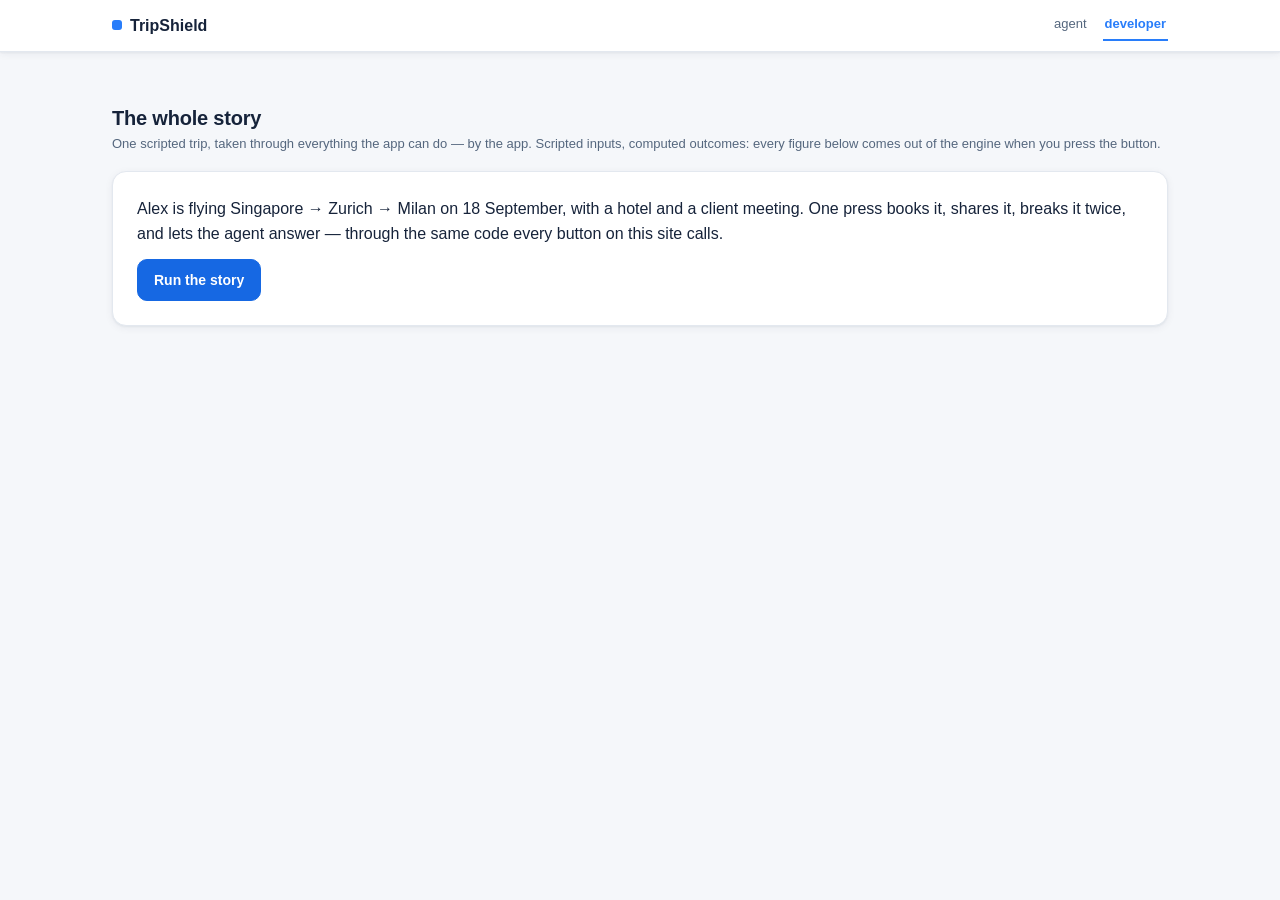
<file: static/story.html>
<!doctype html>
<html lang="en">
<head>
<meta charset="utf-8">
<meta name="viewport" content="width=device-width, initial-scale=1">
<title>TripShield — the whole story</title>
<link rel="stylesheet" href="/static/app.css?v=7">
<style>
  /* Page-local only -- everything shared lives in app.css. Chapter titles
     are headings, not labels, so the eyebrow h2 is overridden here. */
  h2{font-size:17px;letter-spacing:0;text-transform:none;color:var(--ink);
     margin:0 0 4px;font-weight:650}
  .said{color:var(--dim);font-size:14px;margin:6px 0 12px}
  .leg{display:flex;justify-content:space-between;gap:14px;
       border-top:1px solid var(--hairline);padding:8px 0;font-size:14px}
  .leg:first-child{border-top:0}
  .sev-safe{color:var(--ok)} .sev-critical{color:var(--bad)}
  .sev-risk{color:var(--warn)} .sev-source{color:var(--key)}
</style>
</head>
<body>
<div class="site-header"><div class="bar-inner">
  <a class="wordmark" href="/">TripShield</a>
  <nav class="site-nav">
    <a href="/">agent</a>
    <a href="/developer" aria-current="page">developer</a>
  </nav>
</div></div>
<div class="wrap">
  <header>
    <div>
      <h1>The whole story</h1>
      <div class="sub">One scripted trip, taken through everything the app can do — by the app.
        Scripted inputs, computed outcomes: every figure below comes out of the engine when you
        press the button.</div>
    </div>
  </header>

  <section id="run-box">
    <p style="margin:0 0 12px">Alex is flying Singapore → Zurich → Milan on 18 September, with
      a hotel and a client meeting. One press books it, shares it, breaks it twice, and lets
      the agent answer — through the same code every button on this site calls.</p>
    <button class="btn key" id="run">Run the story</button>
    <span class="m" id="run-note" style="margin-left:10px"></span>
  </section>

  <div id="beats"></div>
</div>

<script src="/static/app.js?v=7"></script>
<script>

const RENDER = {
  'Say it once': b => `<div class="banner">home ${esc(b.profile.home_label)} · sort
      ${esc(b.profile.preference)} · the agent may act up to
      S$${b.profile.permissions.auto_limit} without asking</div>`,

  'A sentence, not a form': b => `
    ${b.bookings.map(x => `<div class="leg"><div>${esc(x.title)}
        ${x.kind === 'rail' ? '<span class="tag">train</span>' : ''}</div>
      <div class="n">${at(x.starts)} → ${at(x.ends)} · ${eur(x.price)}</div></div>`).join('')}
    <div class="banner">${b.trains_beat_flights
      ? `under <b>cheapest</b>, the S$${b.cheapest_train} train ranked above every fare — one
         list, both modes, the estimate labelled`
      : `flights and trains ranked in one list`} · trip total ${eur(b.total)} · inherits the
      S$${b.rules.auto_limit} rule from the profile</div>`,

  'The reason the trip exists': b => `<div class="banner ${b.feasible ? 'ok' : 'warn'}">
      ${b.feasible ? 'It fits — nothing else is in the way.' : esc(b.clashes.join('; '))}
      A commitment has no fare and is <b>counted, never priced</b> — watch what it does to the
      ranking two chapters from now.</div>`,

  'The room follows the flight': b => `
    <div class="banner">${esc(b.flight)} lands <b>${esc(b.lands)}</b> — so the room
      search runs from <b>${esc(b.check_in)}</b>: ${b.rooms} room${b.rooms === 1 ? '' : 's'}
      found for the night Alex actually arrives.</div>
    <div class="m" style="margin-top:6px">no stays are shown before a flight is picked;
      a typed range of nights is honoured as given.</div>`,

  'It knows where Alex is': b => `
    <div class="banner">${b.cities.map(esc).join(' \u2192 ')} — read straight off the
      itinerary, nothing typed in.</div>
    ${b.refused ? `<div class="banner warn" style="border-left-color:var(--bad)">
      <b>Refused:</b> ${esc(b.refused)}</div>` : ''}
    ${b.warned ? `<div class="banner warn"><b>Warned:</b> ${esc(b.warned)}
      — saved only on an explicit yes.</div>` : ''}
    ${b.open_ended ? `<div class="m" style="margin-top:6px">open-ended — no return
      leg, so the last city is a presumption, said rather than believed.</div>` : ''}`,

  'Where this trip is thin': b => `<div class="banner ${b.premise_flagged ? 'warn' : 'ok'}">
      Flagged on day one, before any disruption exists:</div>
    ${(b.risks || []).map(r => `<div class="leg"><span>${esc(r.sentence)}</span>
      <b>${esc(r.kind)}${r.worth != null ? ' · S$' + Math.round(r.worth) + ' at stake' : ''}</b></div>`).join('')}
    <div class="note">Derived from booked times and the engine's own stress test —
      the unprotected connection above is the one the next chapters break.</div>`,

  'Marco is meeting them': b => `
    ${b.marco_sees.map(x => `<div class="leg"><div>${esc(x.title)}</div>
      <div class="n">${at(x.starts)} → ${at(x.ends)} · ${x.price == null
        ? '<span class="tag">no price shown</span>' : eur(x.price)}</div></div>`).join('')}
    <div class="banner">Marco's view of the total: <b>${b.marco_total == null ? 'not his to see'
      : eur(b.marco_total)}</b>. Every monetary key is blanked recursively, on every endpoint.
      <a href="${esc(b.marco_link)}" target="_blank" rel="noopener">Open the trip as Marco →</a>
      <span class="m">(that link IS his identity — there is no login, and /test says so)</span></div>`,

  'Thirty minutes late': b => `
    ${b.nodes.map(n => `<div class="leg"><div>${esc(n.title)}</div>
      <div class="n sev-${esc(n.severity)}">${esc(n.severity)} — ${esc(n.reason)}</div></div>`).join('')}
    <div class="banner ok">Destroyed ${eur(b.destroyed)} · at risk ${eur(b.at_risk)}. The slack
      absorbs it, and the engine says so instead of crying wolf.</div>`,

  'Cancelled — and answered before anyone is awake': b => `
    ${b.auto_taken ? `<div class="banner ok"><b>I have taken ${esc(b.auto_taken.plan)}</b> —
        ${esc(b.auto_taken.permission)}. ${esc(b.auto_taken.summary)}.<br>
        <span class="m">sent: ${b.auto_taken.sent.map(esc).join(' · ') || '—'}<br>
        still a person's: ${b.auto_taken.pending.map(esc).join(' · ') || '—'}</span></div>`
      : `<div class="banner warn">The agent waited — the best plan was outside the rules.</div>`}
    <div class="banner">${esc(b.why)}</div>
    <table><thead><tr><th>Plan</th><th>The meeting</th><th class="n">Damage</th></tr></thead>
      <tbody>${b.plans.map(q => `<tr><td>${esc(q.name)}${q.best ? '<span class="tag ok">taken</span>' : ''}
          ${q.mode === 'rail' ? '<span class="tag">train</span>' : ''}</td>
        <td>${q.misses.length ? '<span class="tag bad">missed</span>'
             : q.saves.length ? '<span class="tag ok">kept</span>' : '—'}</td>
        <td class="n">${eur(q.total_damage)}</td></tr>`).join('')}</tbody></table>
    <div class="banner">The cheaper rows lose <b>because they miss the client</b> — goals rank
      before money, and the meeting still has no price on it anywhere.</div>`,

  'Everything above, on the record': b => `
    <div class="banner">${Object.entries(b.counts).map(([k, n]) =>
      `${n} ${k}`).join(' · ')} — one entry per decision.
      <a href="${esc(b.trail_link)}" target="_blank" rel="noopener">the whole trail as
      plain text, for reading aloud →</a></div>
    ${b.events.slice(-6).map(e => `<div class="leg" style="display:block">
      <b>${esc(e.type)}</b> · ${esc(e.actor)} · <span class="m">${esc(e.at.slice(11, 19))}Z</span><br>
      ${esc(e.subject)}<br>
      <span class="m">citation: ${esc(e.citation)}</span><br>
      <span class="m">authorization: ${esc(e.authorization)} · feed: ${esc(e.feed)}</span>
    </div>`).join('')}
    <div class="banner">An entry that cannot explain itself cannot be written — the
      constructor refuses an empty timestamp, citation or authorization state. That is the
      acceptance criterion made structural, and there is a test proving the refusal.</div>`,

  'The middle tier: decided, held, flagged': b => `
    <div class="banner">act ≤ S$${b.cap} · auto-hold ≤ S$${b.hold} · ask above — the
      S$108 plan lands in the middle rung.</div>
    <div class="leg"><div>Did the agent decide?</div>
      <div class="n">${b.auto_held ? '<b>yes — taken and held</b>' : 'no — a bug'}</div></div>
    <div class="leg"><div>On the record</div>
      <div class="n">${esc(b.permission)}</div></div>
    <div class="leg"><div>Messages sent</div>
      <div class="n"><b>${b.sent}</b> · zero channels used</div></div>
    ${b.held.map(l => `<div class="leg"><div>${esc(l)}</div>
      <span class="tag warn">held — review it</span></div>`).join('')}
    ${b.pending.map(l => `<div class="leg"><div>${esc(l)}</div>
      <span class="tag">pending — the hold itself</span></div>`).join('')}
    <div class="banner ok">${esc(b.summary)}. The pending replacement IS the hold — an
      intention recorded, not bought — and the email the act tier would have sent sits
      waiting for a person.</div>`,

  'The same cancellation, with the kill switch on': b => `
    <div class="banner warn"><b>${esc(b.toggled || 'master kill switch → disarmed')}</b>
      — same trip, same S$${b.cap} cap the armed chapter acted under. The only difference
      is the switch.</div>
    <div class="banner">${esc(b.why)}</div>
    <div class="leg"><div>Did the agent act?</div>
      <div class="n">${b.auto_taken ? 'yes — a bug' : '<b>no — it waited</b>'}</div></div>
    <div class="leg"><div>Approval on every line</div>
      <div class="n">${b.approvals.map(esc).join(' · ')}</div></div>
    <div class="leg"><div>Alex takes the plan by hand — messages sent</div>
      <div class="n"><b>${b.sent}</b> · zero channels used</div></div>
    ${b.held.map(l => `<div class="leg"><div>${esc(l)}</div>
      <span class="tag warn">held — yours to send</span></div>`).join('')}
    <div class="banner ok">${esc(b.summary)}. Read-only reached the executor too: the email
      the armed chapter sent automatically is handed to the person here.</div>`,

  'And if Alex were not going at all': b => `
    ${b.errands.map(a => `<div class="leg"><div>${esc(a.label)}
        <span class="tag ${a.lane === 'auto' ? 'ok' : a.lane === 'call' ? 'bad' : 'warn'}">${esc(a.lane)}</span>
        <div class="m">${esc(a.note || '')}</div></div>
      <div class="n">${a.cash_in ? eur(a.cash_in) + ' back' : '—'}</div></div>`).join('')}
    <div class="banner">${eur(b.paid)} paid = ${eur(b.refund)} back + ${eur(b.lost)} gone —
      the ledger balances to the cent, at this moment. Priced and <b>not</b> cancelled: the one
      action that destroys value on purpose never happens in one press.</div>`,
};

$('#run').onclick = async () => {
  $('#run').disabled = true;
  $('#run-note').textContent = 'running every chapter through the engine…';
  let d;
  try {
    const r = await fetch('/api/story', {method: 'POST'});
    d = await r.json();
    if (!r.ok) throw new Error(typeof d.detail === 'string' ? d.detail : JSON.stringify(d.detail));
  } catch (e) {
    $('#run').disabled = false;
    $('#run-note').textContent = e.message;
    return;
  }
  $('#run-note').textContent = `ports: ${d.ports.mode}`
    + (d.ports.degraded.length ? ` · degraded: ${d.ports.degraded.join('; ')}` : '')
    + ' · run it again for a fresh copy';
  $('#run').disabled = false;
  $('#beats').innerHTML = d.beats.map((b, i) => `
    <section>
      <h2><span class="m" style="margin-right:8px">${i + 1}</span>${esc(b.title)}</h2>
      <div class="said">${esc(b.said)}</div>
      ${(RENDER[b.title] || (() => ''))(b)}
    </section>`).join('')
    + `<section><h2>Where this leaves you</h2>
       <div class="said">The trip above is real and stored — open it on
         <a href="/">the agent page</a> to keep going: decline a line, change the rules, share
         it with somebody else, or call it off for real. And the numbers behind the oldest
         chapter of all are still on <a href="/demo">/demo</a>: S$423, asserted by the tests,
         printable by <code style="font:12px var(--mono)">python cli.py</code> with no server
         at all.</div></section>`;
};
</script>
</body>
</html>
</file>
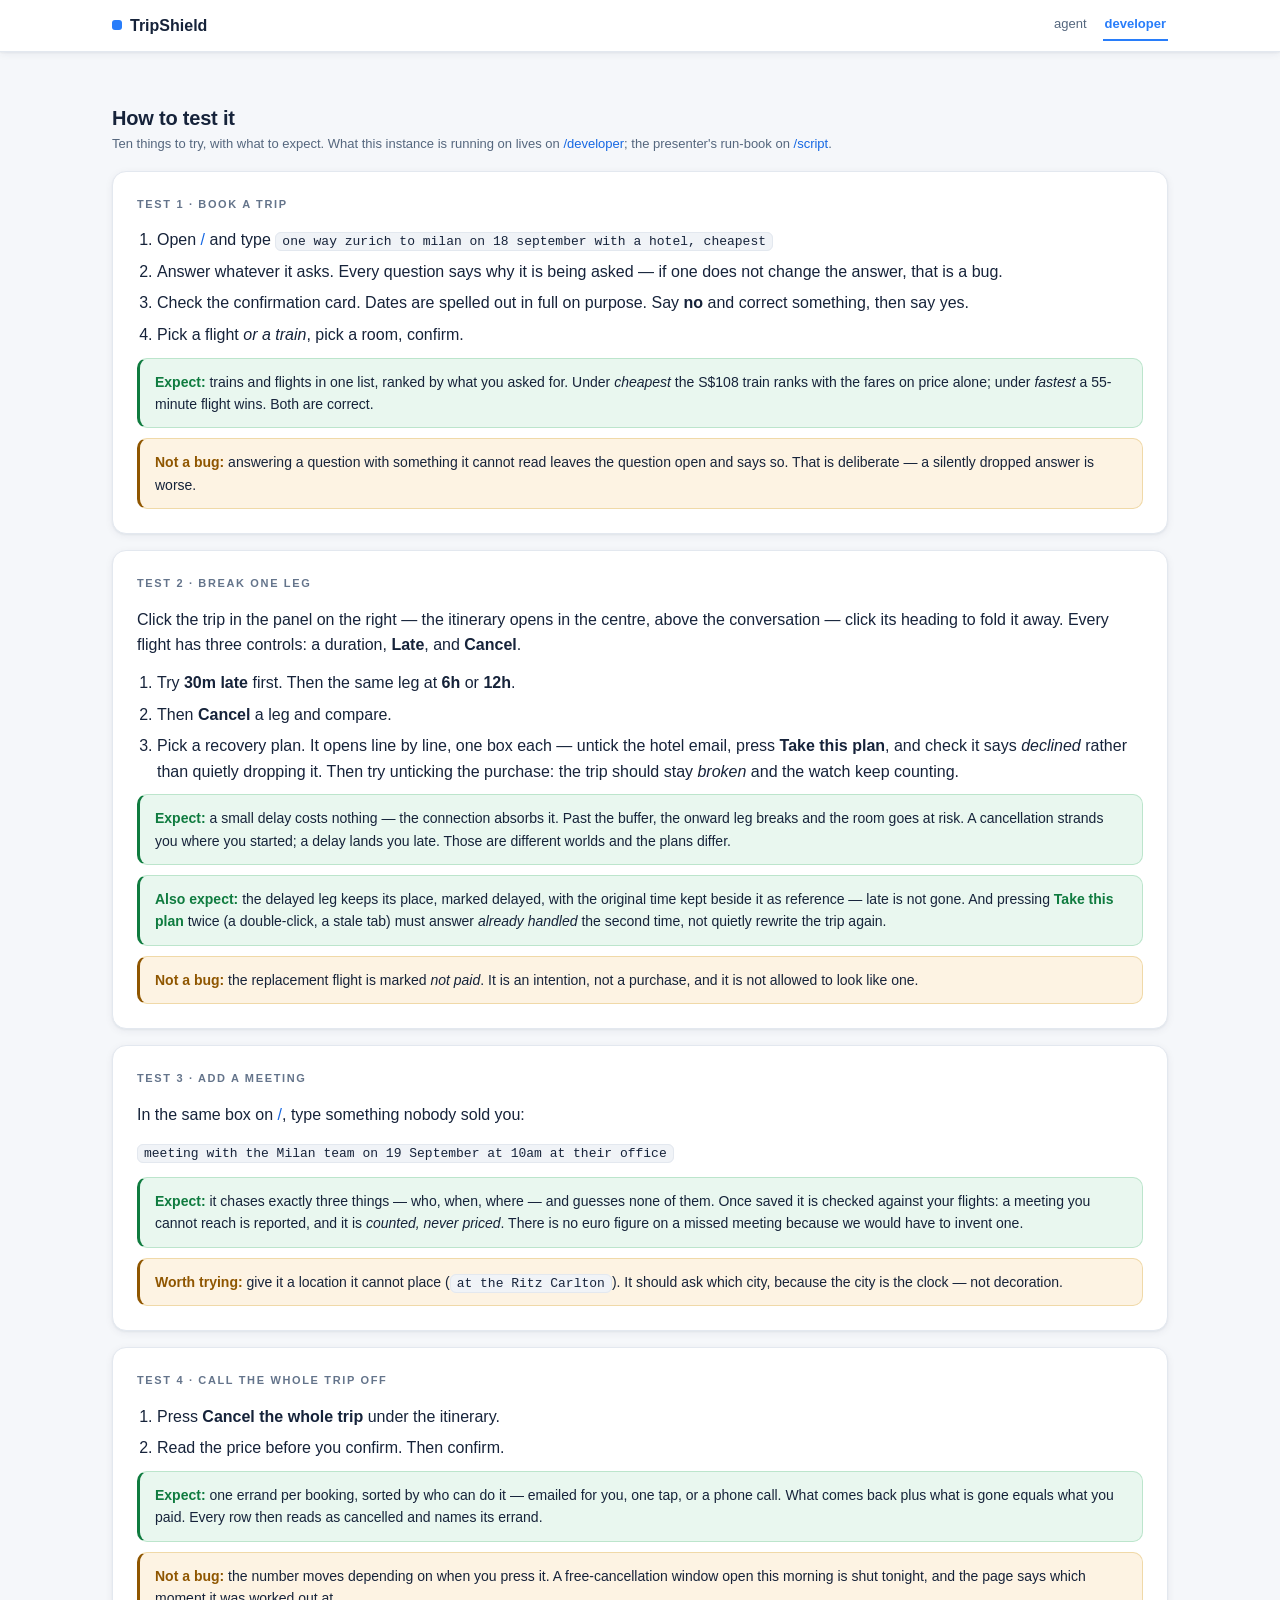
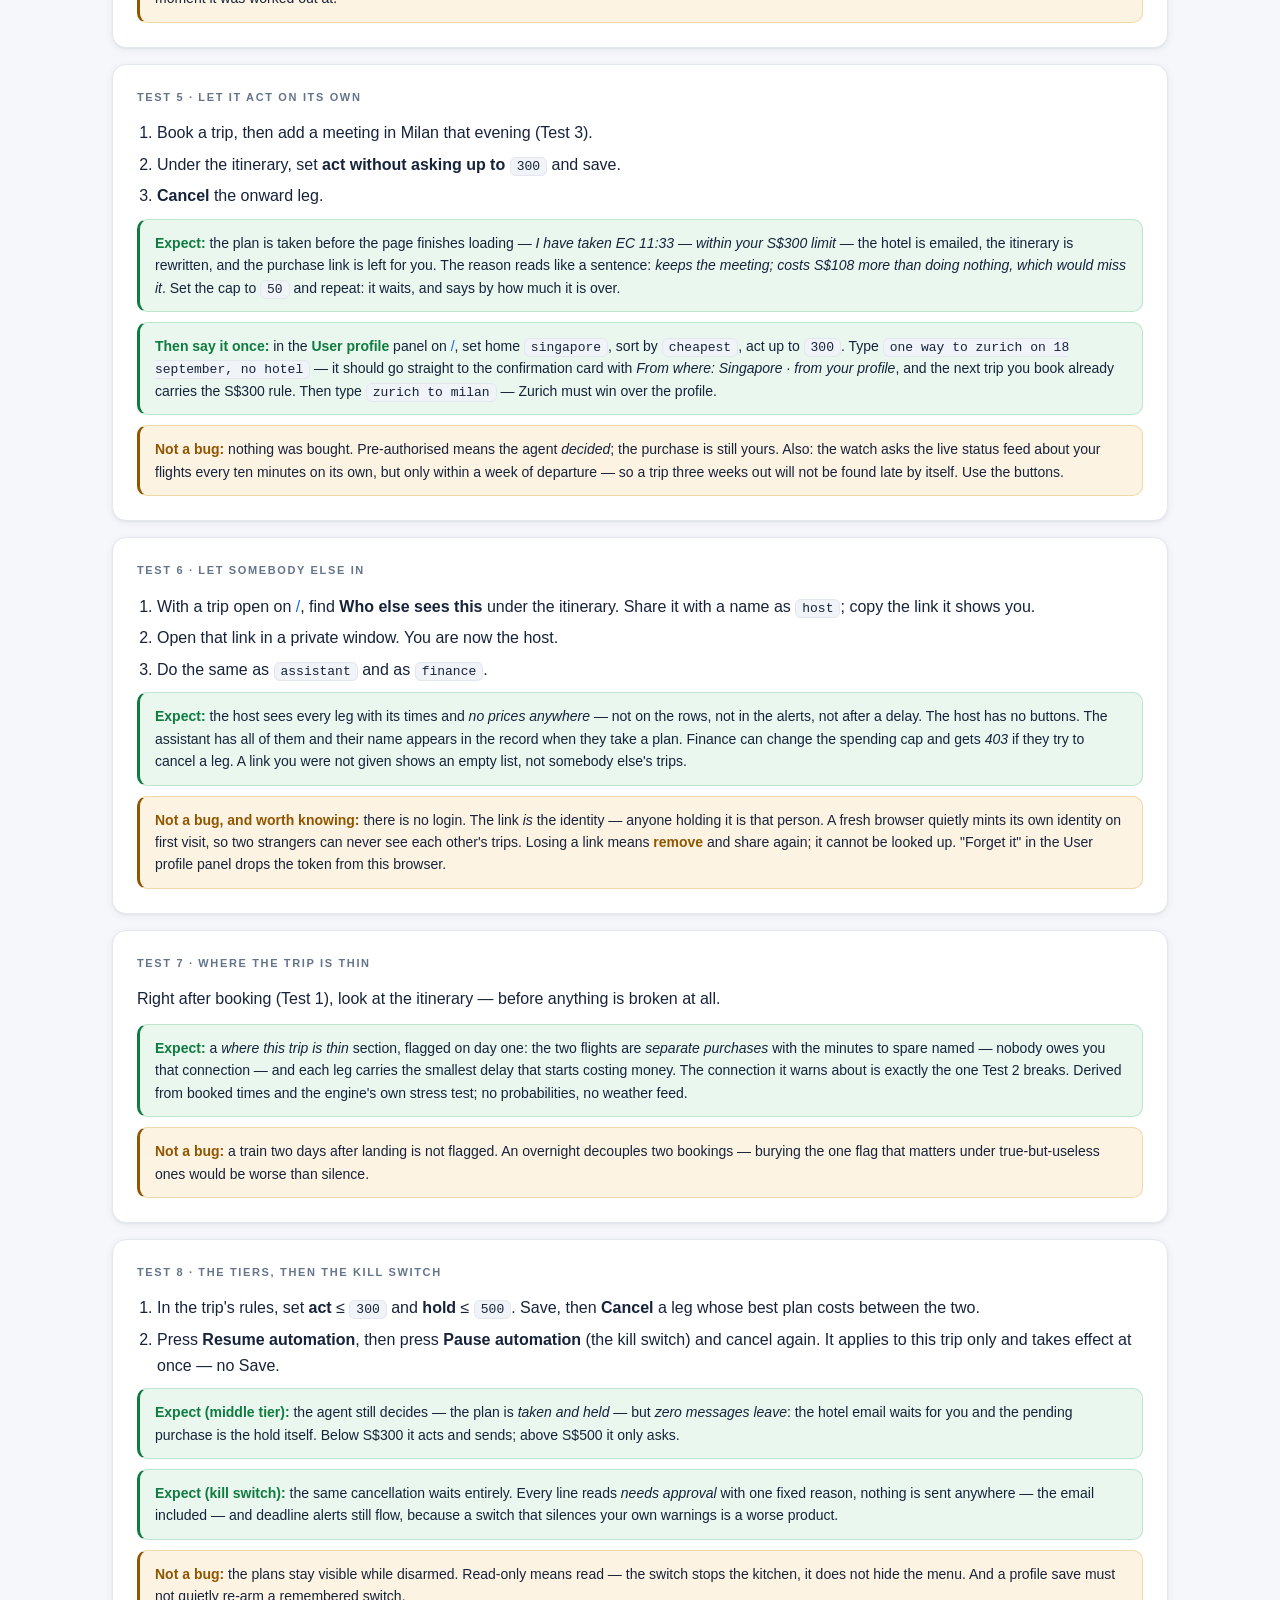
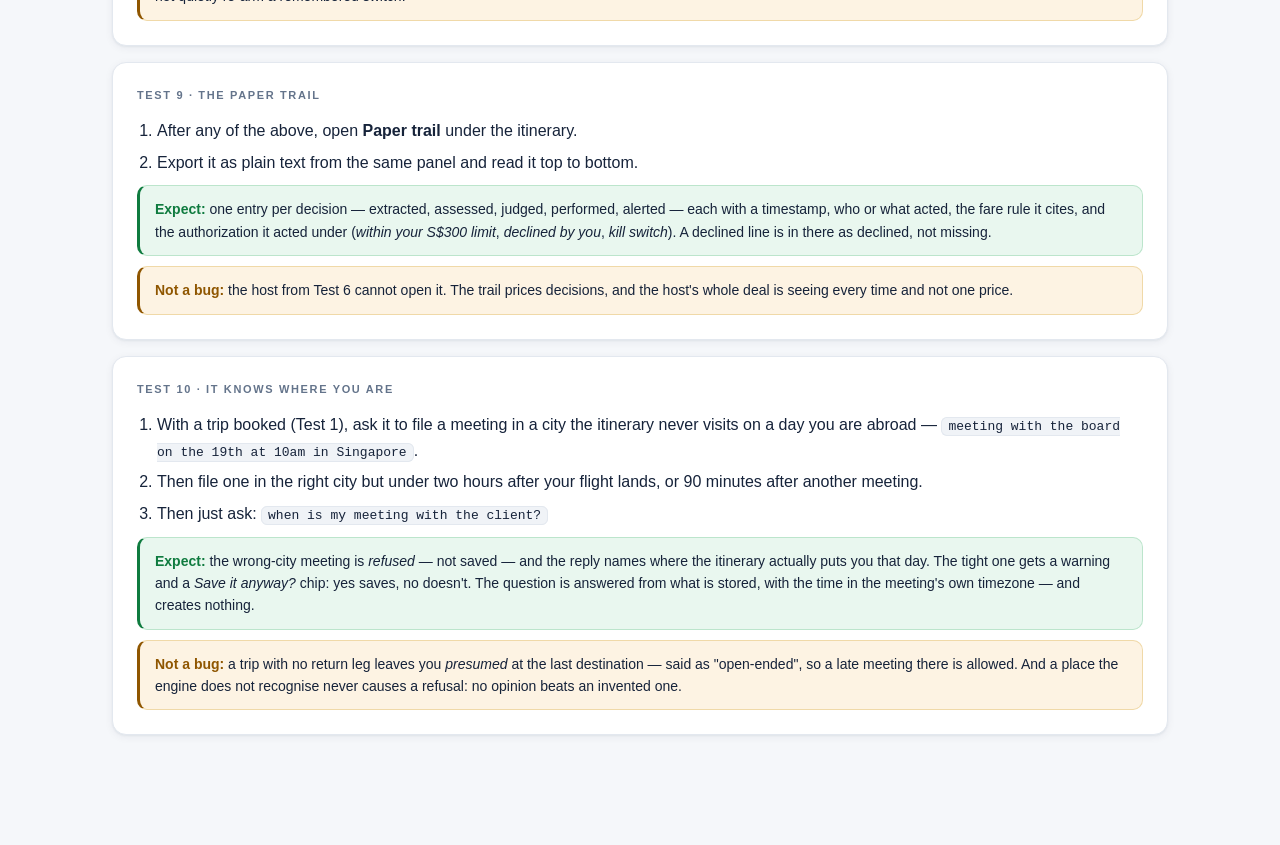
<file: static/test.html>
<!doctype html>
<html lang="en">
<head>
<meta charset="utf-8">
<meta name="viewport" content="width=device-width, initial-scale=1">
<title>TripShield — how to test it</title>
<link rel="stylesheet" href="/static/app.css?v=7">
<style>
  /* Page-local only -- everything shared lives in app.css. */
  ol.steps{margin:0;padding-left:20px}
  ol.steps li{margin-bottom:6px}
  .case{border-top:1px solid var(--hairline);padding-top:18px;margin-top:18px}
  .case:first-of-type{border-top:0;padding-top:0;margin-top:0}
  /* Green = expect this; amber = looks wrong, isn't. The severity edge
     doing its usual job. */
  .expect{background:var(--ok-tint);border:1px solid var(--ok-edge);
          border-left:3px solid var(--ok);border-radius:var(--r-md);
          padding:12px 15px;margin-top:10px;font-size:14px}
  .expect b{color:var(--ok)}
  .nope{background:var(--warn-tint);border-color:var(--warn-edge);
        border-left-color:var(--warn)}
  .nope b{color:var(--warn)}
</style>
</head>
<body>
<div class="site-header"><div class="bar-inner">
  <a class="wordmark" href="/">TripShield</a>
  <nav class="site-nav">
    <a href="/">agent</a>
    <a href="/developer" aria-current="page">developer</a>
  </nav>
</div></div>
<div class="wrap">
  <header>
    <div>
      <h1>How to test it</h1>
      <div class="sub">Ten things to try, with what to expect. What this instance
        is running on lives on <a href="/developer">/developer</a>; the presenter's
        run-book on <a href="/script">/script</a>.</div>
    </div>
  </header>

  <section>
    <h2>Test 1 · Book a trip</h2>
    <div class="case">
      <ol class="steps">
        <li>Open <a href="/">/</a> and type
          <code>one way zurich to milan on 18 september with a hotel, cheapest</code></li>
        <li>Answer whatever it asks. Every question says why it is being asked — if one
          does not change the answer, that is a bug.</li>
        <li>Check the confirmation card. Dates are spelled out in full on purpose.
          Say <b>no</b> and correct something, then say yes.</li>
        <li>Pick a flight <em>or a train</em>, pick a room, confirm.</li>
      </ol>
      <div class="expect"><b>Expect:</b> trains and flights in one list, ranked by what you
        asked for. Under <em>cheapest</em> the S$108 train ranks with the fares on price alone; under
        <em>fastest</em> a 55-minute flight wins. Both are correct.</div>
      <div class="expect nope"><b>Not a bug:</b> answering a question with something it
        cannot read leaves the question open and says so. That is deliberate — a silently
        dropped answer is worse.</div>
    </div>
  </section>

  <section>
    <h2>Test 2 · Break one leg</h2>
    <div class="case">
      <p>Click the trip in the panel on the right — the itinerary opens in the
        centre, above the conversation — click its heading to fold it away.
        Every flight has three
        controls: a duration, <b>Late</b>, and <b>Cancel</b>.</p>
      <ol class="steps">
        <li>Try <b>30m late</b> first. Then the same leg at <b>6h</b> or <b>12h</b>.</li>
        <li>Then <b>Cancel</b> a leg and compare.</li>
        <li>Pick a recovery plan. It opens line by line, one box each — untick the
          hotel email, press <b>Take this plan</b>, and check it says <em>declined</em> rather
          than quietly dropping it. Then try unticking the purchase: the trip should stay
          <em>broken</em> and the watch keep counting.</li>
      </ol>
      <div class="expect"><b>Expect:</b> a small delay costs nothing — the connection
        absorbs it. Past the buffer, the onward leg breaks and the room goes at risk.
        A cancellation strands you where you started; a delay lands you late.
        Those are different worlds and the plans differ.</div>
      <div class="expect"><b>Also expect:</b> the delayed leg keeps its place, marked
        delayed, with the original time kept beside it as reference — late is not gone. And pressing
        <b>Take this plan</b> twice (a double-click, a stale tab) must answer
        <em>already handled</em> the second time, not quietly rewrite the trip again.</div>
      <div class="expect nope"><b>Not a bug:</b> the replacement flight is marked
        <em>not paid</em>. It is an intention, not a purchase, and it is not allowed to
        look like one.</div>
    </div>
  </section>

  <section>
    <h2>Test 3 · Add a meeting</h2>
    <div class="case">
      <p>In the same box on <a href="/">/</a>, type something nobody sold you:</p>
      <p><code>meeting with the Milan team on 19 September at 10am at their office</code></p>
      <div class="expect"><b>Expect:</b> it chases exactly three things — who, when, where —
        and guesses none of them. Once saved it is checked against your flights: a meeting
        you cannot reach is reported, and it is <em>counted, never priced</em>. There is no
        euro figure on a missed meeting because we would have to invent one.</div>
      <div class="expect nope"><b>Worth trying:</b> give it a location it cannot place
        (<code>at the Ritz Carlton</code>). It should ask which city, because the city is
        the clock — not decoration.</div>
    </div>
  </section>

  <section>
    <h2>Test 4 · Call the whole trip off</h2>
    <div class="case">
      <ol class="steps">
        <li>Press <b>Cancel the whole trip</b> under the itinerary.</li>
        <li>Read the price before you confirm. Then confirm.</li>
      </ol>
      <div class="expect"><b>Expect:</b> one errand per booking, sorted by who can do it —
        emailed for you, one tap, or a phone call. What comes back plus what is gone equals
        what you paid. Every row then reads as cancelled and names its errand.</div>
      <div class="expect nope"><b>Not a bug:</b> the number moves depending on when you
        press it. A free-cancellation window open this morning is shut tonight, and the
        page says which moment it was worked out at.</div>
    </div>
  </section>

  <section>
    <h2>Test 5 · Let it act on its own</h2>
    <div class="case">
      <ol class="steps">
        <li>Book a trip, then add a meeting in Milan that evening (Test 3).</li>
        <li>Under the itinerary, set <b>act without asking up to</b> <code>300</code> and save.</li>
        <li><b>Cancel</b> the onward leg.</li>
      </ol>
      <div class="expect"><b>Expect:</b> the plan is taken before the page finishes
        loading — <em>I have taken EC 11:33 — within your S$300 limit</em> — the hotel is
        emailed, the itinerary is rewritten, and the purchase link is left for you. The
        reason reads like a sentence: <em>keeps the meeting; costs S$108 more than doing
        nothing, which would miss it</em>. Set the cap to <code>50</code> and repeat: it
        waits, and says by how much it is over.</div>
      <div class="expect"><b>Then say it once:</b> in the <b>User profile</b> panel on <a href="/">/</a>,
        set home <code>singapore</code>, sort by <code>cheapest</code>, act up to
        <code>300</code>. Type <code>one way to zurich on 18 september, no hotel</code> — it
        should go straight to the confirmation card with <em>From where: Singapore · from your
        profile</em>, and the next trip you book already carries the S$300 rule. Then type
        <code>zurich to milan</code> — Zurich must win over the profile.</div>
      <div class="expect nope"><b>Not a bug:</b> nothing was bought. Pre-authorised means
        the agent <em>decided</em>; the purchase is still yours. Also: the watch asks the
        live status feed about your flights every ten minutes on its own, but only within
        a week of departure — so a trip three weeks out will not be found late by itself.
        Use the buttons.</div>
    </div>
  </section>

  <section>
    <h2>Test 6 · Let somebody else in</h2>
    <div class="case">
      <ol class="steps">
        <li>With a trip open on <a href="/">/</a>, find <b>Who else sees this</b> under the
          itinerary. Share it with a name as <code>host</code>; copy the link it shows you.</li>
        <li>Open that link in a private window. You are now the host.</li>
        <li>Do the same as <code>assistant</code> and as <code>finance</code>.</li>
      </ol>
      <div class="expect"><b>Expect:</b> the host sees every leg with its times and
        <em>no prices anywhere</em> — not on the rows, not in the alerts, not after a delay.
        The host has no buttons. The assistant has all of them and their name appears in
        the record when they take a plan. Finance can change the spending cap and gets
        <em>403</em> if they try to cancel a leg. A link you were not given shows an empty
        list, not somebody else's trips.</div>
      <div class="expect nope"><b>Not a bug, and worth knowing:</b> there is no login. The
        link <em>is</em> the identity — anyone holding it is that person. A fresh browser
        quietly mints its own identity on first visit, so two strangers can never see each
        other's trips. Losing a link means <b>remove</b> and share again; it cannot be
        looked up. "Forget it" in the User profile panel drops the token from this browser.</div>
    </div>
  </section>

  <section>
    <h2>Test 7 · Where the trip is thin</h2>
    <div class="case">
      <p>Right after booking (Test 1), look at the itinerary — before anything
        is broken at all.</p>
      <div class="expect"><b>Expect:</b> a <em>where this trip is thin</em> section,
        flagged on day one: the two flights are <em>separate purchases</em> with the
        minutes to spare named — nobody owes you that connection — and each leg
        carries the smallest delay that starts costing money. The connection it
        warns about is exactly the one Test 2 breaks. Derived from booked times
        and the engine's own stress test; no probabilities, no weather feed.</div>
      <div class="expect nope"><b>Not a bug:</b> a train two days after landing is not
        flagged. An overnight decouples two bookings — burying the one flag that
        matters under true-but-useless ones would be worse than silence.</div>
    </div>
  </section>

  <section>
    <h2>Test 8 · The tiers, then the kill switch</h2>
    <div class="case">
      <ol class="steps">
        <li>In the trip's rules, set <b>act</b> ≤ <code>300</code> and
          <b>hold</b> ≤ <code>500</code>. Save, then <b>Cancel</b> a leg whose best
          plan costs between the two.</li>
        <li>Press <b>Resume automation</b>, then press <b>Pause automation</b> (the kill switch) and cancel again. It applies to this trip only and takes effect at once — no Save.</li>
      </ol>
      <div class="expect"><b>Expect (middle tier):</b> the agent still decides — the
        plan is <em>taken and held</em> — but <em>zero messages leave</em>: the hotel
        email waits for you and the pending purchase is the hold itself. Below
        S$300 it acts and sends; above S$500 it only asks.</div>
      <div class="expect"><b>Expect (kill switch):</b> the same cancellation waits
        entirely. Every line reads <em>needs approval</em> with one fixed reason,
        nothing is sent anywhere — the email included — and deadline alerts still
        flow, because a switch that silences your own warnings is a worse product.</div>
      <div class="expect nope"><b>Not a bug:</b> the plans stay visible while disarmed.
        Read-only means read — the switch stops the kitchen, it does not hide the menu.
        And a profile save must not quietly re-arm a remembered switch.</div>
    </div>
  </section>

  <section>
    <h2>Test 9 · The paper trail</h2>
    <div class="case">
      <ol class="steps">
        <li>After any of the above, open <b>Paper trail</b> under the itinerary.</li>
        <li>Export it as plain text from the same panel and read it top to bottom.</li>
      </ol>
      <div class="expect"><b>Expect:</b> one entry per decision — extracted, assessed,
        judged, performed, alerted — each with a timestamp, who or what acted, the fare
        rule it cites, and the authorization it acted under (<em>within your S$300
        limit</em>, <em>declined by you</em>, <em>kill switch</em>). A declined line is in
        there as declined, not missing.</div>
      <div class="expect nope"><b>Not a bug:</b> the host from Test 6 cannot open it.
        The trail prices decisions, and the host's whole deal is seeing every time and
        not one price.</div>
    </div>
  </section>

  <section>
    <h2>Test 10 · It knows where you are</h2>
    <div class="case">
      <ol class="steps">
        <li>With a trip booked (Test 1), ask it to file a meeting in a city the
          itinerary never visits on a day you are abroad — <code>meeting with the
          board on the 19th at 10am in Singapore</code>.</li>
        <li>Then file one in the right city but under two hours after your
          flight lands, or 90 minutes after another meeting.</li>
        <li>Then just ask: <code>when is my meeting with the client?</code></li>
      </ol>
      <div class="expect"><b>Expect:</b> the wrong-city meeting is <em>refused</em> —
        not saved — and the reply names where the itinerary actually puts you that
        day. The tight one gets a warning and a <em>Save it anyway?</em> chip: yes
        saves, no doesn't. The question is answered from what is stored, with the
        time in the meeting's own timezone — and creates nothing.</div>
      <div class="expect nope"><b>Not a bug:</b> a trip with no return leg leaves
        you <em>presumed</em> at the last destination — said as "open-ended", so a
        late meeting there is allowed. And a place the engine does not recognise
        never causes a refusal: no opinion beats an invented one.</div>
    </div>
  </section>
</div>
</body>
</html>
</file>
<file: static/app.css>
/* Downstream — the one stylesheet.

   Trip.com-family light theme: white cards on cool grey, one action blue,
   orange reserved for prices and nothing else. The LEGACY VARIABLE NAMES ARE
   LOAD-BEARING — 64 inline style="" nudges across the pages reference
   var(--ok/--bad/--warn/--key/--ink) directly, so this sheet keeps the names
   and changes only the values. Rename one and a page breaks silently.

   The voice that survives the flip, on purpose:
   - monospace marks machine-authored data (times, money, codes, IDs);
   - a 3px left edge is the severity channel: blue info, green ok,
     amber late, red broken;
   - "late is not gone": .gone fades, .late keeps its full weight;
   - tables are ranked, not decorated — no zebra, a blue edge on the row
     that wins.

   Canonical page header — paste this block VERBATIM at the top of <body> in
   every page, static markup only (chrome must survive a page-script error),
   with aria-current="page" moved to that page's own link:

   <div class="site-header"><div class="bar-inner">
     <a class="wordmark" href="/">TripShield</a>
     <nav class="site-nav">
       <a href="/">agent</a>
       <a href="/developer">developer</a>
     </nav>
   </div></div>
*/

:root{
  /* surfaces */
  --bg:#F5F7FA; --card:#FFFFFF; --sunken:#F0F3F7;
  --edge:#E3E8EF; --hairline:#EEF1F6;
  /* ink — legacy names, light values */
  --ink:#16233A; --dim:#55677E; --faint:#64748B;
  /* brand */
  --key:#287DFA; --key-strong:#1668E3; --key-tint:#EAF2FF; --key-edge:#BFD9FF;
  /* prices ONLY. Not warnings, not accents — if it isn't money, it isn't
     orange. --warn is browner and always sits on a tint or an edge, so the
     two never read as the same colour side by side. */
  --price:#C75300;   /* 4.5:1 on white -- fares render at 15px bold, which
                          is small text as WCAG counts it */
  /* severity on white — legacy names */
  --ok:#0F7B3F;  --ok-tint:#E9F7EF;  --ok-edge:#BCE5CC;
  --warn:#8F5600; --warn-tint:#FDF3E3; --warn-edge:#F0D9A8;
  --bad:#C22F35; --bad-tint:#FDECEC;  --bad-edge:#F4C2C4;
  /* scales — three radii and a pill replace the seven that grew by hand */
  --r-sm:6px; --r-md:10px; --r-lg:14px; --r-pill:999px;
  --s-1:4px; --s-2:8px; --s-3:12px; --s-4:16px; --s-5:24px; --s-6:32px;
  --mono:ui-monospace,SFMono-Regular,Menlo,monospace;
  --shadow-1:0 1px 2px rgba(20,35,64,.05), 0 2px 8px rgba(20,35,64,.06);
  --shadow-2:0 4px 16px rgba(20,35,64,.10);
  --wrap:1100px;
}

/* ---- base ------------------------------------------------------------ */
*{box-sizing:border-box}
/* the hidden attribute must beat any display: the view engine relies on it,
   and .thread{display:flex} was quietly winning otherwise */
[hidden]{display:none!important}
body{margin:0;background:var(--bg);color:var(--ink);
     font:16px/1.6 -apple-system,BlinkMacSystemFont,"Segoe UI",Roboto,
          "Helvetica Neue",Arial,sans-serif}
.wrap{max-width:var(--wrap);margin:0 auto;padding:26px 22px 110px}
a{color:var(--key-strong);text-decoration:none}
a:hover{text-decoration:underline}
:focus-visible{outline:2px solid var(--key);outline-offset:2px}
p{margin:0 0 12px}
ul{margin:0 0 12px;padding-left:20px}
li{margin-bottom:5px}
h1{font-size:20px;margin:0;letter-spacing:-.01em}
/* the eyebrow. story.html overrides h2 locally — its chapter titles are
   headings, not labels. */
h2{font-size:11px;letter-spacing:.15em;text-transform:uppercase;
   color:var(--faint);margin:0 0 14px;font-weight:700}
h3{font-size:15px;margin:0 0 4px}
header{display:flex;justify-content:space-between;align-items:baseline;
       gap:20px;flex-wrap:wrap;margin-top:var(--s-5)}
.sub{color:var(--dim);font-size:13px}
.lede{font-size:17px}
code{font:13px var(--mono);background:var(--sunken);border:1px solid var(--edge);
     border-radius:var(--r-sm);padding:1px 6px}
.m{color:var(--faint);font:12px var(--mono)}
.note{color:var(--dim);font-size:13px;margin-top:10px}

/* ---- site chrome ----------------------------------------------------- */
.site-header{position:sticky;top:0;z-index:50;background:var(--card);
             border-bottom:1px solid var(--edge);box-shadow:var(--shadow-1)}
.site-header .bar-inner{max-width:var(--wrap);margin:0 auto;padding:10px 22px;
             display:flex;align-items:center;justify-content:space-between;
             gap:16px;flex-wrap:wrap}
.wordmark{font-weight:700;font-size:16px;color:var(--ink);
          display:inline-flex;align-items:center;gap:8px}
.wordmark:hover{text-decoration:none;color:var(--key)}
.wordmark::before{content:"";width:10px;height:10px;border-radius:3px;
                  background:var(--key);flex:none}
.site-nav{display:flex;gap:14px;font-size:13px;flex-wrap:wrap}
.site-nav a{color:var(--dim);padding:4px 2px;border-bottom:2px solid transparent}
.site-nav a:hover{color:var(--key);text-decoration:none}
.site-nav a[aria-current="page"]{color:var(--key);font-weight:600;
                                 border-bottom-color:var(--key)}


/* ---- cards ----------------------------------------------------------- */
section{background:var(--card);border:1px solid var(--edge);
        border-radius:var(--r-lg);padding:var(--s-5);margin-top:var(--s-4);
        box-shadow:var(--shadow-1)}

/* ---- banners: one treatment, severity by tint + 3px edge ------------- */
.banner{background:var(--key-tint);border:1px solid var(--key-edge);
        border-left:3px solid var(--key);border-radius:var(--r-md);
        padding:12px 15px;font:12px var(--mono);color:var(--dim);margin-top:10px}
.banner b{color:var(--ink)}
.banner.ok{background:var(--ok-tint);border-color:var(--ok-edge);
           border-left-color:var(--ok)}
.banner.warn{background:var(--warn-tint);border-color:var(--warn-edge);
             border-left-color:var(--warn)}
.banner.bad{background:var(--bad-tint);border-color:var(--bad-edge);
            border-left-color:var(--bad)}

/* ---- chips: .tag/.badge/.pill are one component under three legacy
        names — aliased here so no template string needs an edit.
        .chip is NOT in this group: it is the agent page's wired
        suggestion BUTTON, not a status chip. ------------------------- */
.tag,.badge,.pill{display:inline-block;font:600 10px var(--mono);
     letter-spacing:.08em;text-transform:uppercase;border-radius:var(--r-pill);
     padding:3px 9px;background:var(--sunken);border:1px solid var(--edge);
     color:var(--dim);vertical-align:middle}
.tag.ok,.badge.ok,.pill.ok{color:var(--ok);background:var(--ok-tint);
     border-color:var(--ok-edge)}
.tag.warn,.badge.warn,.pill.warn,.badge.est{color:var(--warn);
     background:var(--warn-tint);border-color:var(--warn-edge)}
.tag.bad,.badge.bad,.pill.bad{color:var(--bad);background:var(--bad-tint);
     border-color:var(--bad-edge)}

/* ---- buttons --------------------------------------------------------- */
.btn{font:inherit;font-size:14px;padding:9px 16px;border-radius:var(--r-md);
     background:var(--card);border:1px solid var(--edge);color:var(--ink);
     cursor:pointer}
.btn:hover{border-color:var(--key);color:var(--key)}
.btn.key{background:#1668E3;border-color:#1668E3;color:#fff;font-weight:600}
.btn.key:hover{background:#124FB0;border-color:#124FB0;color:#fff}
.btn.bad{color:var(--bad);border-color:var(--bad-edge);background:var(--bad-tint)}
.btn.bad:hover{border-color:var(--bad)}
.btn.warn{color:var(--warn);border-color:var(--warn-edge);background:var(--warn-tint)}
.btn.warn:hover{border-color:var(--warn)}
.btn.sm{padding:4px 10px;font-size:12px}
.btn:disabled{opacity:.5;cursor:default}

/* ---- tables: ranked, not decorated ----------------------------------- */
.table-wrap{overflow-x:auto}
table{width:100%;border-collapse:collapse;font-size:14px}
th{text-align:left;font:600 11px var(--mono);letter-spacing:.1em;
   text-transform:uppercase;color:var(--faint);padding:7px 10px 7px 0;
   border-bottom:1px solid var(--edge)}
td{padding:9px 10px 9px 0;border-bottom:1px solid var(--hairline);
   vertical-align:top}
tr:last-child td{border-bottom:0}
th.n,td.n{text-align:right}
.n{font:13px var(--mono);white-space:nowrap}
tr.pick{cursor:pointer}
tr.pick:hover td{background:var(--key-tint)}
tr.sel td,tr.best td{background:var(--key-tint)}
tr.sel td:first-child,tr.best td:first-child{box-shadow:inset 3px 0 0 var(--key)}
tr.sel td{font-weight:600}
tr.sel td:first-child::before{content:"\2713  ";color:var(--key-strong)}
.neg{color:var(--ok)}
.pos{color:var(--bad)}
.star{color:var(--warn)}

/* ---- fields ---------------------------------------------------------- */
label{font:600 11px var(--mono);letter-spacing:.1em;text-transform:uppercase;
      color:var(--faint)}
input,select{font:inherit;font-size:14px;color:var(--ink);background:var(--card);
      border:1px solid var(--edge);border-radius:var(--r-md);padding:9px 12px}
input:focus,select:focus{outline:2px solid var(--key);outline-offset:0;
      border-color:var(--key)}

/* ---- the ledger: big honest figures (book + /demo) ------------------- */
.ledger{display:grid;grid-template-columns:repeat(auto-fit,minmax(190px,1fr));
        gap:12px;margin-top:10px}
.fig{font:650 32px/1 var(--mono);letter-spacing:-.02em}
.figlabel{font:600 11px var(--mono);letter-spacing:.12em;text-transform:uppercase;
          color:var(--faint);margin-bottom:6px}
.figfoot{font-size:12px;color:var(--dim);margin-top:6px}

.fig.bad{color:var(--bad)} .fig.ok{color:var(--ok)} .fig.warn{color:var(--warn)}
.err{color:var(--bad)}

/* ---- chat (agent page; no name collides elsewhere) ------------------- */
.msg{max-width:76%;padding:12px 16px;border-radius:var(--r-lg);margin:10px 0}
.msg.me{margin-left:auto;background:var(--key);color:#fff}
.msg.me a{color:#fff;text-decoration:underline}
.msg.agent{background:var(--card);border:1px solid var(--edge);
           border-left:3px solid var(--key);box-shadow:var(--shadow-1)}
.bar{position:fixed;left:0;right:0;bottom:0;background:var(--card);
     border-top:1px solid var(--edge);box-shadow:var(--shadow-2);
     padding:12px 0 calc(12px + env(safe-area-inset-bottom))}

/* ---- motion ---------------------------------------------------------- */
@media (prefers-reduced-motion:reduce){
  *{transition:none!important;animation:none!important;scroll-behavior:auto!important}
}
</file>
